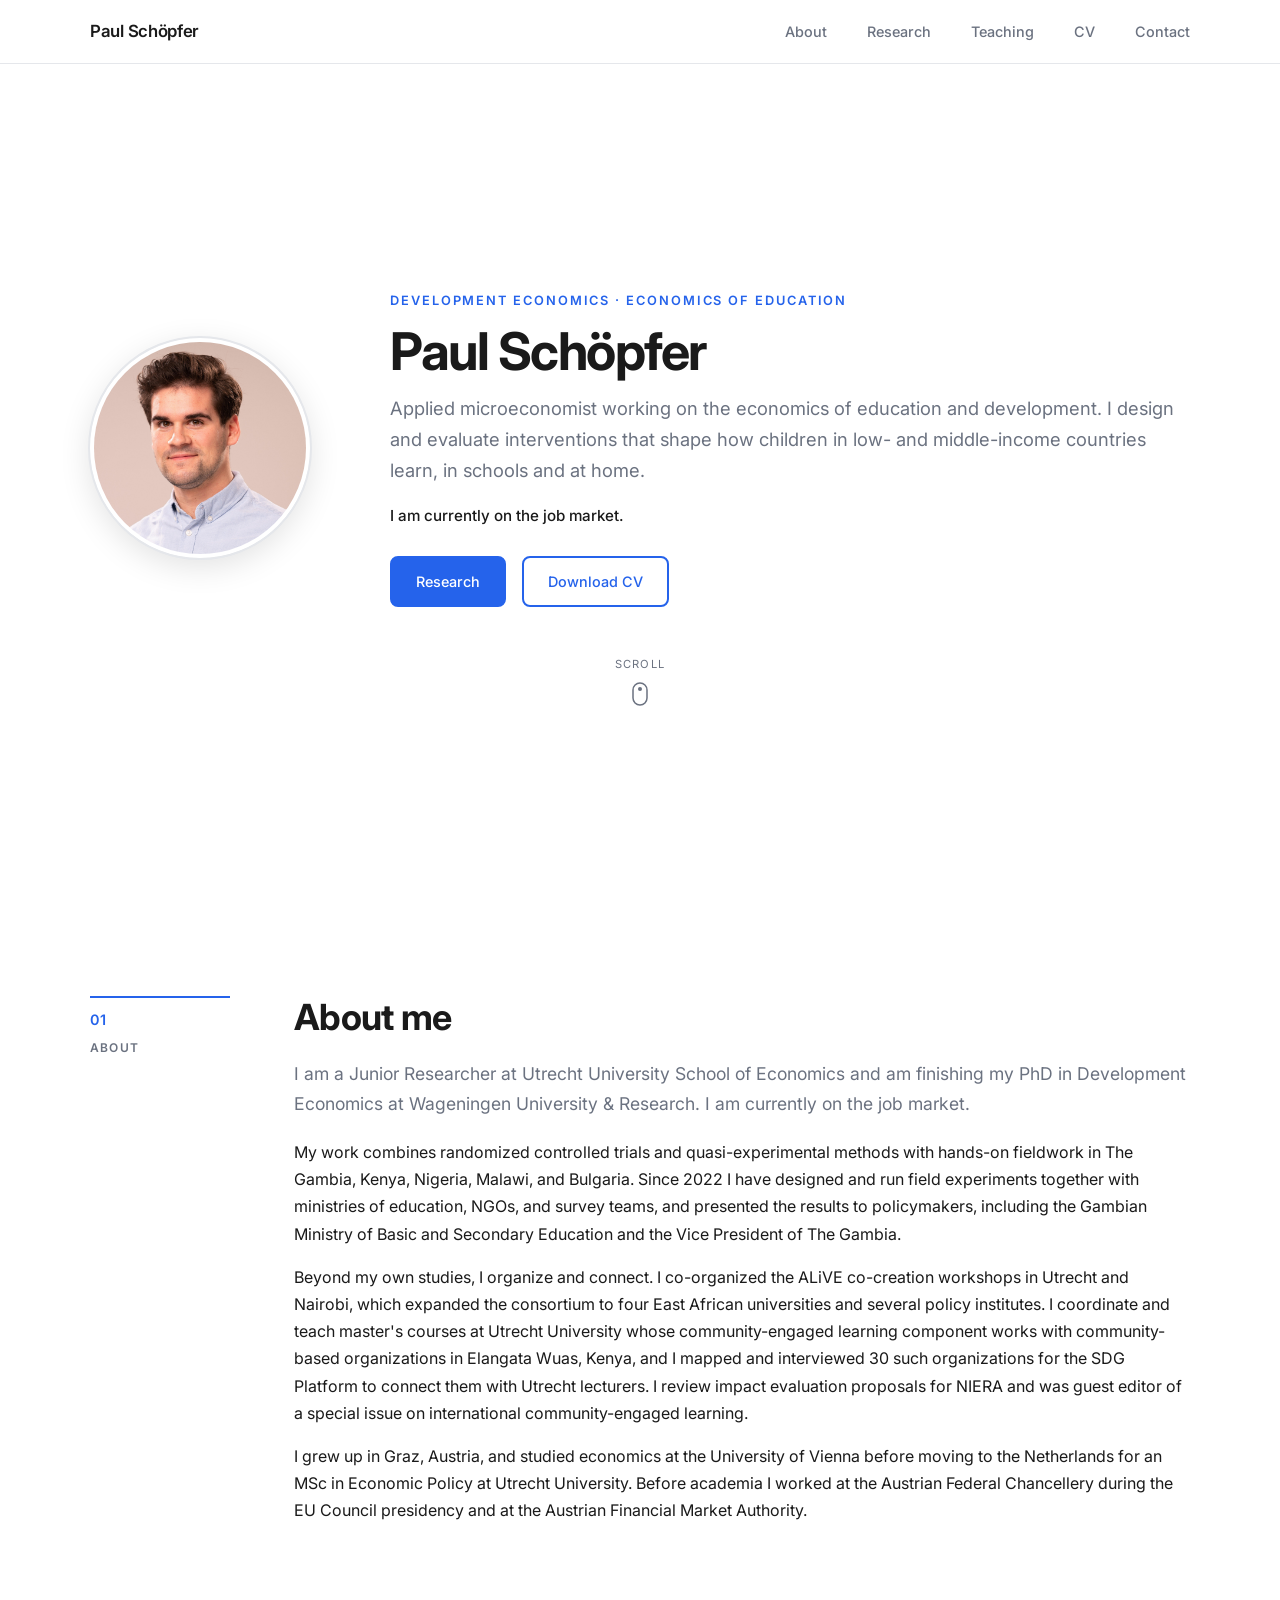
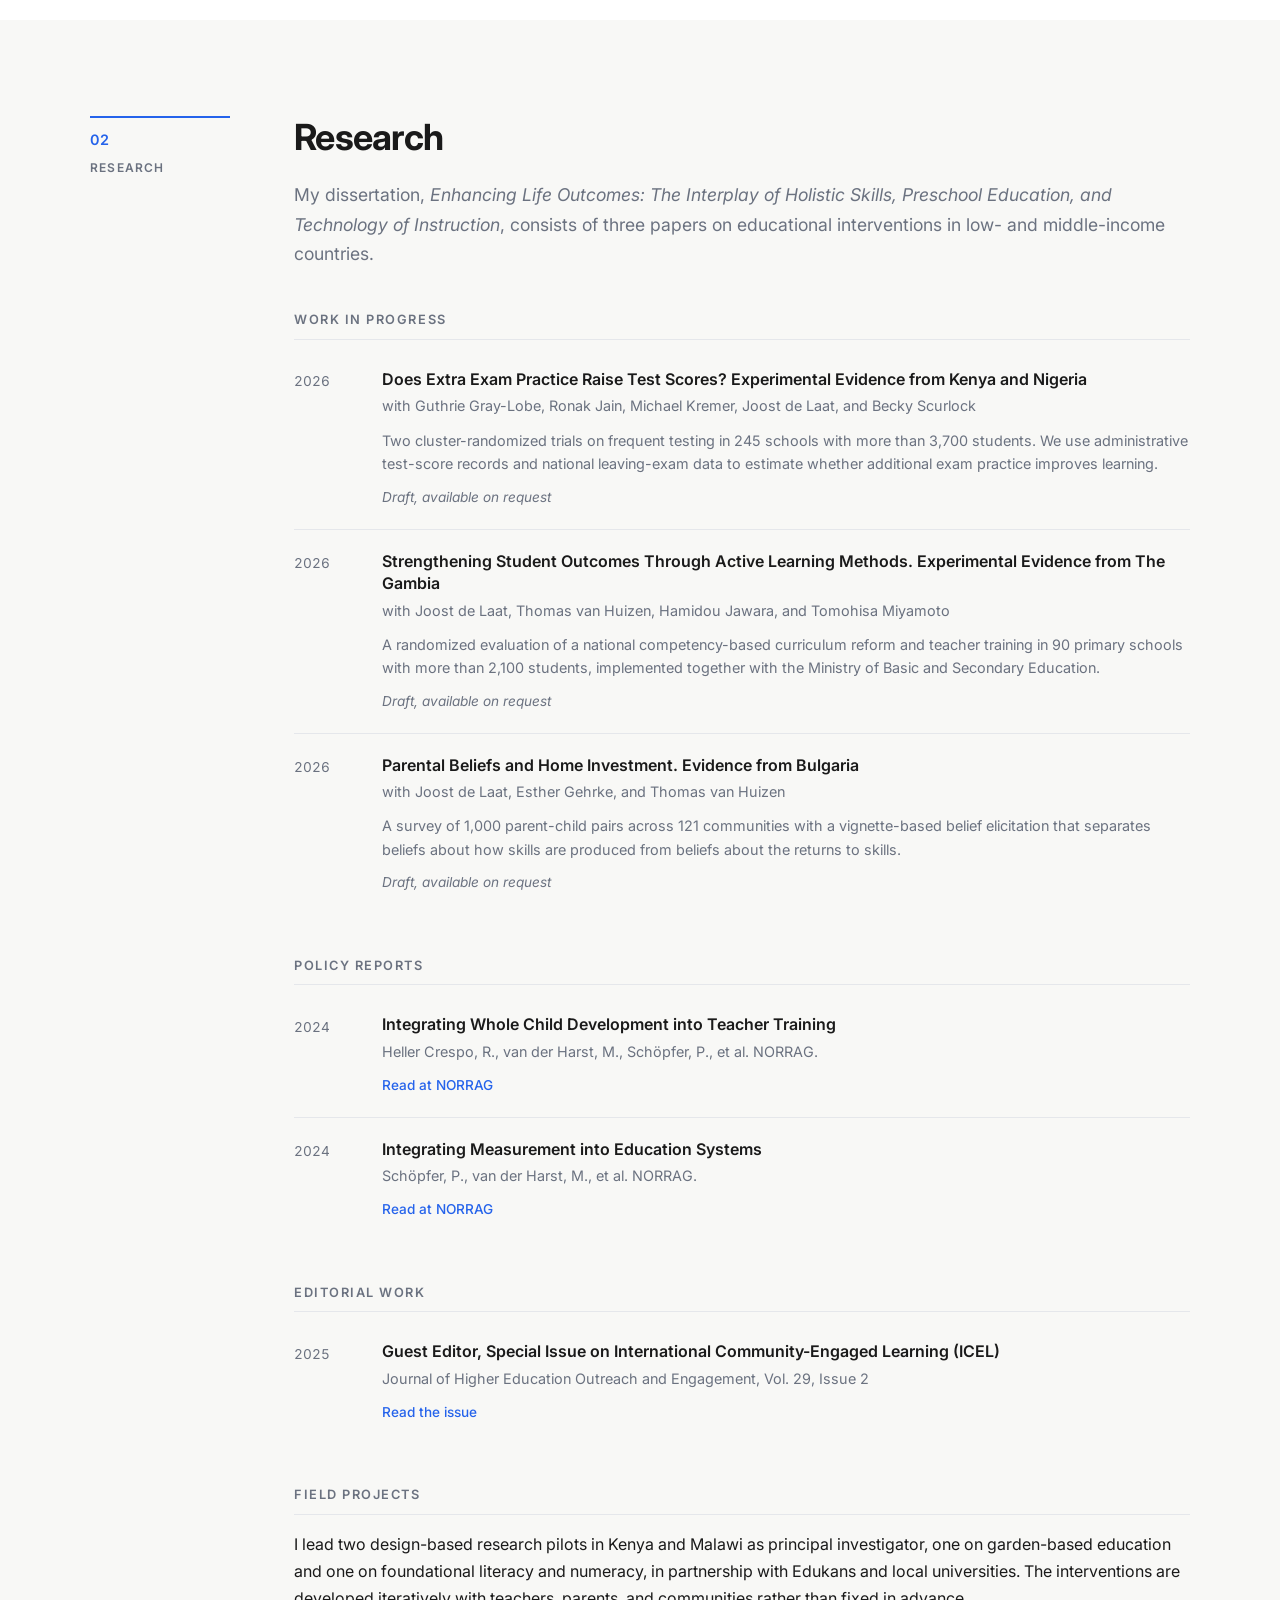
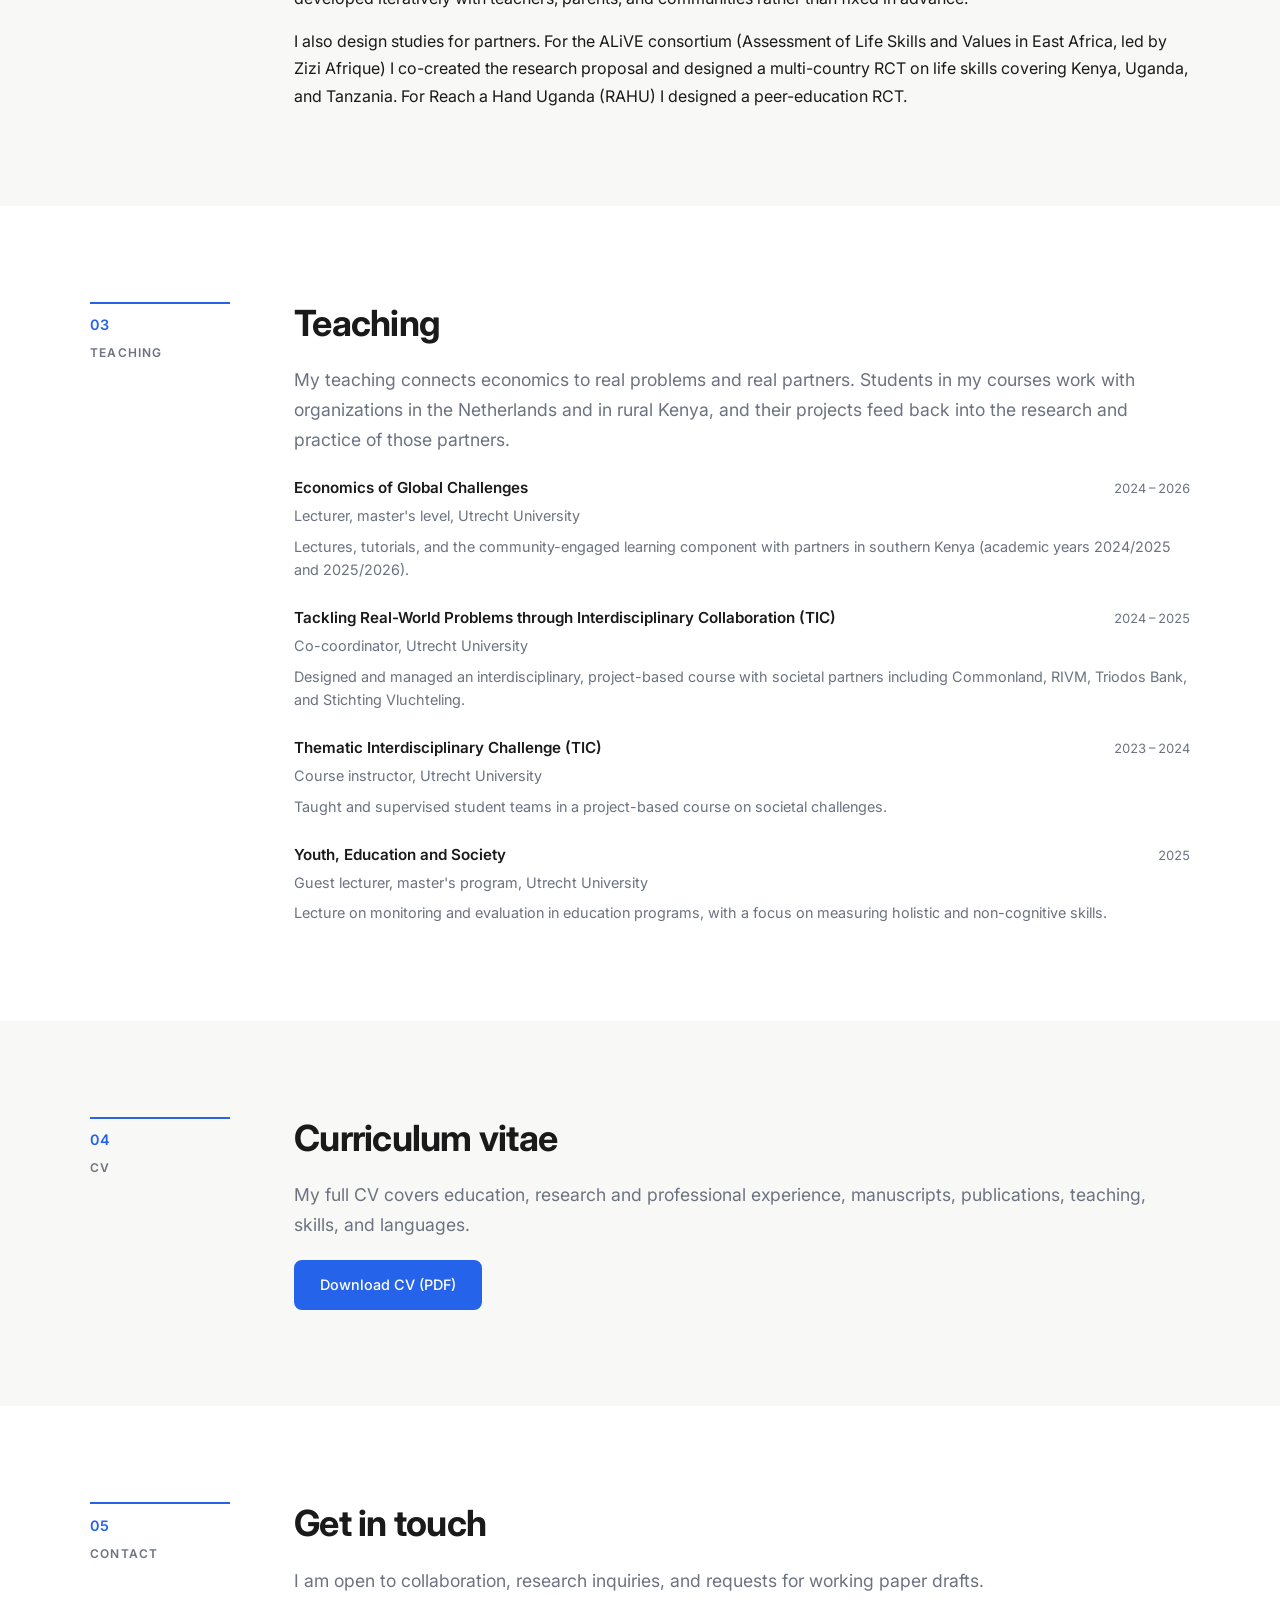
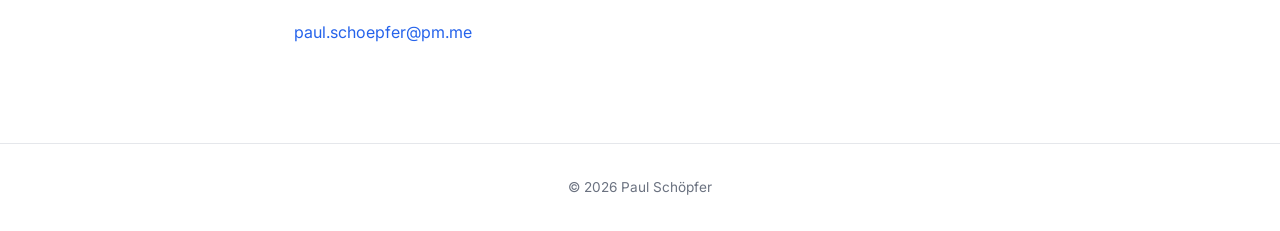
<file: index.html>
<!DOCTYPE html>
<html lang="en">
<head>
  <meta charset="UTF-8" />
  <meta name="viewport" content="width=device-width, initial-scale=1.0" />
  <meta name="description" content="Paul Schöpfer – Development economist working on the economics of education. PhD candidate at Wageningen University and Junior Researcher at Utrecht University." />
  <title>Paul Schöpfer | Development Economist</title>
  <meta name="author" content="Paul Schöpfer" />
  <meta name="keywords" content="Paul Schöpfer, development economics, economics of education, RCT, Utrecht University, Wageningen University, The Gambia, Kenya, Nigeria, Bulgaria" />
  <link rel="canonical" href="https://paulagschoepfer.github.io/" />
  <meta property="og:type" content="profile" />
  <meta property="og:title" content="Paul Schöpfer | Development Economist" />
  <meta property="og:description" content="Applied microeconomist working on the economics of education and development. PhD candidate at Wageningen University, Junior Researcher at Utrecht University." />
  <meta property="og:url" content="https://paulagschoepfer.github.io/" />
  <meta property="og:image" content="https://paulagschoepfer.github.io/assets/profile.jpg" />
  <meta name="twitter:card" content="summary" />
  <script type="application/ld+json">
  {
    "@context": "https://schema.org",
    "@type": "Person",
    "name": "Paul Schöpfer",
    "givenName": "Paul",
    "familyName": "Schöpfer",
    "url": "https://paulagschoepfer.github.io/",
    "image": "https://paulagschoepfer.github.io/assets/profile.jpg",
    "email": "mailto:paul.schoepfer@pm.me",
    "jobTitle": "Junior Researcher and PhD Candidate in Development Economics",
    "affiliation": [
      { "@type": "Organization", "name": "Utrecht University School of Economics" },
      { "@type": "Organization", "name": "Wageningen University & Research" }
    ],
    "alumniOf": [
      { "@type": "Organization", "name": "Utrecht University" },
      { "@type": "Organization", "name": "University of Vienna" }
    ],
    "knowsAbout": ["Development economics", "Economics of education", "Randomized controlled trials", "Impact evaluation"],
    "sameAs": ["https://github.com/PaulAGSchoepfer"]
  }
  </script>
  <link rel="preconnect" href="https://fonts.googleapis.com" />
  <link rel="preconnect" href="https://fonts.gstatic.com" crossorigin />
  <link href="https://fonts.googleapis.com/css2?family=Inter:wght@300;400;500;600;700&display=swap" rel="stylesheet" />
  <link rel="stylesheet" href="css/style.css" />
</head>
<body>

  <!-- ===== NAVIGATION ===== -->
  <header class="site-header" id="site-header">
    <nav class="nav container">
      <a href="#home" class="nav-logo">Paul Schöpfer</a>
      <button class="nav-toggle" id="nav-toggle" aria-label="Toggle navigation">
        <span></span><span></span><span></span>
      </button>
      <ul class="nav-links" id="nav-links">
        <li><a href="#about">About</a></li>
        <li><a href="#research">Research</a></li>
        <li><a href="#teaching">Teaching</a></li>
        <li><a href="#cv">CV</a></li>
        <li><a href="#contact">Contact</a></li>
      </ul>
    </nav>
  </header>

  <main>

    <!-- ===== HERO ===== -->
    <section class="hero" id="home">
      <div class="container hero-inner">
        <div class="hero-photo-wrap">
          <img
            src="assets/profile.jpg"
            alt="Portrait of Paul Schöpfer"
            class="hero-photo"
            id="hero-photo"
            onerror="this.style.display='none'; document.getElementById('photo-placeholder').style.display='flex';"
          />
          <div class="photo-placeholder" id="photo-placeholder">
            <span>PS</span>
          </div>
        </div>
        <div class="hero-text">
          <p class="hero-eyebrow">Development economics · Economics of education</p>
          <h1 class="hero-name">Paul Schöpfer</h1>
          <p class="hero-tagline">
            Applied microeconomist working on the economics of education and development.
            I design and evaluate interventions that shape how children in low- and middle-income
            countries learn, in schools and at home.
          </p>
          <p class="hero-note">I am currently on the job market.</p>
          <div class="hero-cta">
            <a href="#research" class="btn btn-primary">Research</a>
            <a href="assets/cv.pdf" class="btn btn-secondary" download>Download CV</a>
          </div>
        </div>
      </div>
      <div class="hero-scroll-hint" aria-hidden="true">
        <span>Scroll</span>
        <svg width="16" height="24" viewBox="0 0 16 24" fill="none">
          <rect x="1" y="1" width="14" height="22" rx="7" stroke="currentColor" stroke-width="1.5"/>
          <circle cx="8" cy="7" r="2" fill="currentColor" class="scroll-dot"/>
        </svg>
      </div>
    </section>

    <!-- ===== ABOUT ===== -->
    <section class="section" id="about">
      <div class="container section-grid">
        <div class="section-label">
          <span>01</span>
          <span>About</span>
        </div>
        <div class="section-content">
          <h2 class="section-title">About me</h2>
          <p class="lead">
            I am a Junior Researcher at Utrecht University School of Economics and am finishing my
            PhD in Development Economics at Wageningen University &amp; Research. I am currently
            on the job market.
          </p>
          <p>
            My work combines randomized controlled trials and quasi-experimental methods with
            hands-on fieldwork in The Gambia, Kenya, Nigeria, Malawi, and Bulgaria. Since 2022
            I have designed and run field experiments together with ministries of education,
            NGOs, and survey teams, and presented the results to policymakers, including the
            Gambian Ministry of Basic and Secondary Education and the Vice President of The Gambia.
          </p>
          <p>
            Beyond my own studies, I organize and connect. I co-organized the ALiVE co-creation
            workshops in Utrecht and Nairobi, which expanded the consortium to four East African
            universities and several policy institutes. I coordinate and teach master's courses at
            Utrecht University whose community-engaged learning component works with community-based
            organizations in Elangata Wuas, Kenya, and I mapped and interviewed 30 such organizations
            for the SDG Platform to connect them with Utrecht lecturers. I review impact evaluation
            proposals for NIERA and was guest editor of a special issue on international
            community-engaged learning.
          </p>
          <p>
            I grew up in Graz, Austria, and studied economics at the University of Vienna before
            moving to the Netherlands for an MSc in Economic Policy at Utrecht University. Before
            academia I worked at the Austrian Federal Chancellery during the EU Council presidency
            and at the Austrian Financial Market Authority.
          </p>
        </div>
      </div>
    </section>

    <!-- ===== RESEARCH ===== -->
    <section class="section section-alt" id="research">
      <div class="container section-grid">
        <div class="section-label">
          <span>02</span>
          <span>Research</span>
        </div>
        <div class="section-content">
          <h2 class="section-title">Research</h2>
          <p class="lead">
            My dissertation, <em>Enhancing Life Outcomes: The Interplay of Holistic Skills,
            Preschool Education, and Technology of Instruction</em>, consists of three papers on
            educational interventions in low- and middle-income countries.
          </p>

          <div class="pub-block">
            <h3 class="pub-block-title">Work in progress</h3>
            <ol class="pub-list">
              <li class="pub-item">
                <div class="pub-year">2026</div>
                <div class="pub-body">
                  <div class="pub-title">Does Extra Exam Practice Raise Test Scores? Experimental Evidence from Kenya and Nigeria</div>
                  <div class="pub-authors">with Guthrie Gray-Lobe, Ronak Jain, Michael Kremer, Joost de Laat, and Becky Scurlock</div>
                  <p class="pub-desc">
                    Two cluster-randomized trials on frequent testing in 245 schools with more than
                    3,700 students. We use administrative test-score records and national
                    leaving-exam data to estimate whether additional exam practice improves learning.
                  </p>
                  <div class="pub-links"><span class="pub-status">Draft, available on request</span></div>
                </div>
              </li>
              <li class="pub-item">
                <div class="pub-year">2026</div>
                <div class="pub-body">
                  <div class="pub-title">Strengthening Student Outcomes Through Active Learning Methods. Experimental Evidence from The Gambia</div>
                  <div class="pub-authors">with Joost de Laat, Thomas van Huizen, Hamidou Jawara, and Tomohisa Miyamoto</div>
                  <p class="pub-desc">
                    A randomized evaluation of a national competency-based curriculum reform and
                    teacher training in 90 primary schools with more than 2,100 students,
                    implemented together with the Ministry of Basic and Secondary Education.
                  </p>
                  <div class="pub-links"><span class="pub-status">Draft, available on request</span></div>
                </div>
              </li>
              <li class="pub-item">
                <div class="pub-year">2026</div>
                <div class="pub-body">
                  <div class="pub-title">Parental Beliefs and Home Investment. Evidence from Bulgaria</div>
                  <div class="pub-authors">with Joost de Laat, Esther Gehrke, and Thomas van Huizen</div>
                  <p class="pub-desc">
                    A survey of 1,000 parent-child pairs across 121 communities with a
                    vignette-based belief elicitation that separates beliefs about how skills are
                    produced from beliefs about the returns to skills.
                  </p>
                  <div class="pub-links"><span class="pub-status">Draft, available on request</span></div>
                </div>
              </li>
            </ol>
          </div>

          <div class="pub-block">
            <h3 class="pub-block-title">Policy reports</h3>
            <ol class="pub-list">
              <li class="pub-item">
                <div class="pub-year">2024</div>
                <div class="pub-body">
                  <div class="pub-title">Integrating Whole Child Development into Teacher Training</div>
                  <div class="pub-authors">Heller Crespo, R., van der Harst, M., Schöpfer, P., et al. NORRAG.</div>
                  <div class="pub-links"><a href="https://resources.norrag.org/resource/view/832/461" target="_blank" rel="noopener">Read at NORRAG</a></div>
                </div>
              </li>
              <li class="pub-item">
                <div class="pub-year">2024</div>
                <div class="pub-body">
                  <div class="pub-title">Integrating Measurement into Education Systems</div>
                  <div class="pub-authors">Schöpfer, P., van der Harst, M., et al. NORRAG.</div>
                  <div class="pub-links"><a href="https://resources.norrag.org/resource/view/832/461" target="_blank" rel="noopener">Read at NORRAG</a></div>
                </div>
              </li>
            </ol>
          </div>

          <div class="pub-block">
            <h3 class="pub-block-title">Editorial work</h3>
            <ol class="pub-list">
              <li class="pub-item">
                <div class="pub-year">2025</div>
                <div class="pub-body">
                  <div class="pub-title">Guest Editor, Special Issue on International Community-Engaged Learning (ICEL)</div>
                  <div class="pub-authors">Journal of Higher Education Outreach and Engagement, Vol. 29, Issue 2</div>
                  <div class="pub-links"><a href="https://openjournals.libs.uga.edu/jheoe/article/view/4371/3541" target="_blank" rel="noopener">Read the issue</a></div>
                </div>
              </li>
            </ol>
          </div>

          <div class="pub-block">
            <h3 class="pub-block-title">Field projects</h3>
            <p>
              I lead two design-based research pilots in Kenya and Malawi as principal investigator,
              one on garden-based education and one on foundational literacy and numeracy, in
              partnership with Edukans and local universities. The interventions are developed
              iteratively with teachers, parents, and communities rather than fixed in advance.
            </p>
            <p>
              I also design studies for partners. For the ALiVE consortium (Assessment of Life
              Skills and Values in East Africa, led by Zizi Afrique) I co-created the research
              proposal and designed a multi-country RCT on life skills covering Kenya, Uganda, and
              Tanzania. For Reach a Hand Uganda (RAHU) I designed a peer-education RCT.
            </p>
          </div>
        </div>
      </div>
    </section>

    <!-- ===== TEACHING ===== -->
    <section class="section" id="teaching">
      <div class="container section-grid">
        <div class="section-label">
          <span>03</span>
          <span>Teaching</span>
        </div>
        <div class="section-content">
          <h2 class="section-title">Teaching</h2>
          <p class="lead">
            My teaching connects economics to real problems and real partners. Students in my
            courses work with organizations in the Netherlands and in rural Kenya, and their
            projects feed back into the research and practice of those partners.
          </p>
          <ul class="cv-list">
            <li class="cv-item">
              <div class="cv-item-meta">
                <strong>Economics of Global Challenges</strong>
                <span class="cv-year">2024 – 2026</span>
              </div>
              <div class="cv-item-detail">Lecturer, master's level, Utrecht University</div>
              <p class="cv-item-desc">
                Lectures, tutorials, and the community-engaged learning component with partners
                in southern Kenya (academic years 2024/2025 and 2025/2026).
              </p>
            </li>
            <li class="cv-item">
              <div class="cv-item-meta">
                <strong>Tackling Real-World Problems through Interdisciplinary Collaboration (TIC)</strong>
                <span class="cv-year">2024 – 2025</span>
              </div>
              <div class="cv-item-detail">Co-coordinator, Utrecht University</div>
              <p class="cv-item-desc">
                Designed and managed an interdisciplinary, project-based course with societal
                partners including Commonland, RIVM, Triodos Bank, and Stichting Vluchteling.
              </p>
            </li>
            <li class="cv-item">
              <div class="cv-item-meta">
                <strong>Thematic Interdisciplinary Challenge (TIC)</strong>
                <span class="cv-year">2023 – 2024</span>
              </div>
              <div class="cv-item-detail">Course instructor, Utrecht University</div>
              <p class="cv-item-desc">
                Taught and supervised student teams in a project-based course on societal challenges.
              </p>
            </li>
            <li class="cv-item">
              <div class="cv-item-meta">
                <strong>Youth, Education and Society</strong>
                <span class="cv-year">2025</span>
              </div>
              <div class="cv-item-detail">Guest lecturer, master's program, Utrecht University</div>
              <p class="cv-item-desc">
                Lecture on monitoring and evaluation in education programs, with a focus on
                measuring holistic and non-cognitive skills.
              </p>
            </li>
          </ul>
        </div>
      </div>
    </section>

    <!-- ===== CV ===== -->
    <section class="section section-alt" id="cv">
      <div class="container section-grid">
        <div class="section-label">
          <span>04</span>
          <span>CV</span>
        </div>
        <div class="section-content">
          <h2 class="section-title">Curriculum vitae</h2>
          <p class="lead">
            My full CV covers education, research and professional experience, manuscripts,
            publications, teaching, skills, and languages.
          </p>
          <a href="assets/cv.pdf" class="btn btn-primary" download>Download CV (PDF)</a>
        </div>
      </div>
    </section>

    <!-- ===== CONTACT ===== -->
    <section class="section" id="contact">
      <div class="container section-grid">
        <div class="section-label">
          <span>05</span>
          <span>Contact</span>
        </div>
        <div class="section-content">
          <h2 class="section-title">Get in touch</h2>
          <p class="lead">
            I am open to collaboration, research inquiries, and requests for working paper drafts.
          </p>
          <div class="contact-plain">
            <p><a href="mailto:paul.schoepfer@pm.me">paul.schoepfer@pm.me</a></p>
          </div>
        </div>
      </div>
    </section>

  </main>

  <!-- ===== FOOTER ===== -->
  <footer class="site-footer">
    <div class="container footer-inner">
      <p>&copy; <span id="year"></span> Paul Schöpfer</p>
    </div>
  </footer>

  <script src="js/main.js"></script>
</body>
</html>
</file>
<file: css/style.css>
/* ============================================================
   Paul Schöpfer – Website Stylesheet
   Minimal & Clean design
   ============================================================ */

/* ---- Custom Properties ---- */
:root {
  --color-bg:         #ffffff;
  --color-bg-alt:     #f8f8f6;
  --color-text:       #1a1a1a;
  --color-text-muted: #6b7280;
  --color-accent:     #2563eb;
  --color-accent-hover: #1d4ed8;
  --color-border:     #e5e7eb;
  --color-tag-bg:     #eff6ff;
  --color-tag-text:   #1d4ed8;

  --font-sans:  'Inter', system-ui, -apple-system, sans-serif;

  --radius-sm:  4px;
  --radius-md:  8px;
  --radius-lg:  16px;
  --radius-full: 9999px;

  --shadow-sm:  0 1px 3px rgba(0,0,0,.08);
  --shadow-md:  0 4px 16px rgba(0,0,0,.10);
  --shadow-lg:  0 8px 32px rgba(0,0,0,.12);

  --transition: 0.2s ease;

  --nav-height: 64px;
}

/* ---- Reset & Base ---- */
*, *::before, *::after { box-sizing: border-box; margin: 0; padding: 0; }

html {
  scroll-behavior: smooth;
  scroll-padding-top: calc(var(--nav-height) + 16px);
  font-size: 16px;
}

body {
  font-family: var(--font-sans);
  background-color: var(--color-bg);
  color: var(--color-text);
  line-height: 1.7;
  -webkit-font-smoothing: antialiased;
}

img { max-width: 100%; display: block; }

a { color: var(--color-accent); text-decoration: none; }
a:hover { text-decoration: underline; }

ul { list-style: none; }

/* ---- Layout ---- */
.container {
  width: min(1100px, 100% - 3rem);
  margin-inline: auto;
}

/* ============================================================
   NAVIGATION
   ============================================================ */
.site-header {
  position: sticky;
  top: 0;
  z-index: 100;
  height: var(--nav-height);
  background: rgba(255,255,255,0.92);
  backdrop-filter: blur(12px);
  -webkit-backdrop-filter: blur(12px);
  border-bottom: 1px solid var(--color-border);
  transition: box-shadow var(--transition);
}

.site-header.scrolled {
  box-shadow: var(--shadow-sm);
}

.nav {
  display: flex;
  align-items: center;
  justify-content: space-between;
  height: 100%;
}

.nav-logo {
  font-size: 1.05rem;
  font-weight: 600;
  color: var(--color-text);
  letter-spacing: -0.3px;
  text-decoration: none;
}

.nav-links {
  display: flex;
  gap: 2.5rem;
}

.nav-links a {
  font-size: 0.9rem;
  font-weight: 500;
  color: var(--color-text-muted);
  text-decoration: none;
  transition: color var(--transition);
  position: relative;
}

.nav-links a::after {
  content: '';
  position: absolute;
  left: 0; bottom: -3px;
  width: 0; height: 2px;
  background: var(--color-accent);
  border-radius: var(--radius-full);
  transition: width var(--transition);
}

.nav-links a:hover,
.nav-links a.active {
  color: var(--color-text);
  text-decoration: none;
}

.nav-links a:hover::after,
.nav-links a.active::after {
  width: 100%;
}

/* Hamburger */
.nav-toggle {
  display: none;
  flex-direction: column;
  gap: 5px;
  background: none;
  border: none;
  cursor: pointer;
  padding: 6px;
}

.nav-toggle span {
  display: block;
  width: 22px;
  height: 2px;
  background: var(--color-text);
  border-radius: var(--radius-full);
  transition: transform var(--transition), opacity var(--transition);
}

.nav-toggle.open span:nth-child(1) { transform: translateY(7px) rotate(45deg); }
.nav-toggle.open span:nth-child(2) { opacity: 0; }
.nav-toggle.open span:nth-child(3) { transform: translateY(-7px) rotate(-45deg); }

/* ============================================================
   HERO
   ============================================================ */
.hero {
  min-height: calc(100vh - var(--nav-height));
  display: flex;
  flex-direction: column;
  align-items: center;
  justify-content: center;
  padding: 5rem 0 3rem;
  position: relative;
}

.hero-inner {
  display: flex;
  align-items: center;
  gap: 5rem;
}

/* Photo */
.hero-photo-wrap {
  flex-shrink: 0;
  position: relative;
}

.hero-photo {
  width: 220px;
  height: 220px;
  object-fit: cover;
  border-radius: var(--radius-full);
  box-shadow: var(--shadow-lg);
  border: 4px solid var(--color-bg);
  outline: 2px solid var(--color-border);
}

.photo-placeholder {
  display: none;
  width: 220px;
  height: 220px;
  border-radius: var(--radius-full);
  background: linear-gradient(135deg, #dbeafe 0%, #eff6ff 100%);
  border: 4px solid var(--color-bg);
  outline: 2px solid var(--color-border);
  box-shadow: var(--shadow-lg);
  align-items: center;
  justify-content: center;
  font-size: 3rem;
  font-weight: 700;
  color: var(--color-accent);
  letter-spacing: -1px;
  user-select: none;
}

/* Text */
.hero-eyebrow {
  font-size: 0.8rem;
  font-weight: 600;
  letter-spacing: 0.15em;
  text-transform: uppercase;
  color: var(--color-accent);
  margin-bottom: 0.75rem;
}

.hero-name {
  font-size: clamp(2rem, 5vw, 3.25rem);
  font-weight: 700;
  letter-spacing: -1.5px;
  line-height: 1.1;
  color: var(--color-text);
  margin-bottom: 0.75rem;
}

.hero-degree {
  color: var(--color-text-muted);
  font-weight: 400;
}

.hero-tagline {
  font-size: 1.15rem;
  color: var(--color-text-muted);
  margin-bottom: 2.25rem;
  font-weight: 400;
}

.hero-note {
  font-size: 0.95rem;
  font-weight: 500;
  color: var(--color-text);
  margin: -1.25rem 0 1.75rem;
}

.hero-cta {
  display: flex;
  gap: 1rem;
  flex-wrap: wrap;
}

/* Scroll hint */
.hero-scroll-hint {
  display: flex;
  flex-direction: column;
  align-items: center;
  gap: 0.5rem;
  font-size: 0.7rem;
  letter-spacing: 0.1em;
  text-transform: uppercase;
  color: var(--color-text-muted);
  margin-top: 3rem;
}

.scroll-dot {
  animation: scrollBounce 1.6s ease-in-out infinite;
}

@keyframes scrollBounce {
  0%, 100% { transform: translateY(0); }
  50%       { transform: translateY(6px); }
}

/* ============================================================
   BUTTONS
   ============================================================ */
.btn {
  display: inline-flex;
  align-items: center;
  gap: 0.5rem;
  padding: 0.7rem 1.5rem;
  border-radius: var(--radius-md);
  font-family: var(--font-sans);
  font-size: 0.9rem;
  font-weight: 500;
  cursor: pointer;
  transition: all var(--transition);
  border: 2px solid transparent;
  text-decoration: none !important;
}

.btn-primary {
  background: var(--color-accent);
  color: #fff;
  border-color: var(--color-accent);
}

.btn-primary:hover {
  background: var(--color-accent-hover);
  border-color: var(--color-accent-hover);
  transform: translateY(-1px);
  box-shadow: 0 4px 12px rgba(37,99,235,0.3);
}

.btn-secondary {
  background: transparent;
  color: var(--color-accent);
  border-color: var(--color-accent);
}

.btn-secondary:hover {
  background: var(--color-accent);
  color: #fff;
  transform: translateY(-1px);
}

/* ============================================================
   SECTIONS (shared layout)
   ============================================================ */
.section {
  padding: 6rem 0;
}

.section-alt {
  background: var(--color-bg-alt);
}

.section-grid {
  display: grid;
  grid-template-columns: 140px 1fr;
  gap: 0 4rem;
  align-items: start;
}

.section-label {
  display: flex;
  flex-direction: column;
  gap: 0.35rem;
  padding-top: 0.5rem;
  font-size: 0.75rem;
  font-weight: 600;
  letter-spacing: 0.1em;
  text-transform: uppercase;
  color: var(--color-text-muted);
  border-top: 2px solid var(--color-accent);
  padding-top: 0.6rem;
}

.section-label span:first-child {
  color: var(--color-accent);
  font-size: 0.9rem;
}

.section-title {
  font-size: clamp(1.6rem, 3vw, 2.25rem);
  font-weight: 700;
  letter-spacing: -0.75px;
  margin-bottom: 1.25rem;
  line-height: 1.2;
}

.lead {
  font-size: 1.1rem;
  color: var(--color-text-muted);
  line-height: 1.7;
  margin-bottom: 1.25rem;
}

p + p { margin-top: 1rem; }

/* ============================================================
   CV SECTION
   ============================================================ */
.cv-block {
  margin-bottom: 2.5rem;
}

.cv-block-title {
  font-size: 0.8rem;
  font-weight: 600;
  letter-spacing: 0.12em;
  text-transform: uppercase;
  color: var(--color-text-muted);
  margin-bottom: 1rem;
  padding-bottom: 0.5rem;
  border-bottom: 1px solid var(--color-border);
}

.cv-list {
  display: flex;
  flex-direction: column;
  gap: 1.5rem;
}

.cv-item {}

.cv-item-meta {
  display: flex;
  justify-content: space-between;
  align-items: baseline;
  gap: 1rem;
  flex-wrap: wrap;
}

.cv-item-meta strong {
  font-weight: 600;
  font-size: 0.95rem;
}

.cv-year {
  font-size: 0.8rem;
  color: var(--color-text-muted);
  white-space: nowrap;
  font-variant-numeric: tabular-nums;
}

.cv-item-detail {
  font-size: 0.9rem;
  color: var(--color-text-muted);
  margin-top: 0.2rem;
}

.cv-item-desc {
  font-size: 0.9rem;
  color: var(--color-text-muted);
  margin-top: 0.4rem;
  line-height: 1.6;
}

/* ============================================================
   RESEARCH / PUBLICATIONS
   ============================================================ */
.pub-block {
  margin-top: 2.5rem;
}

.pub-block-title {
  font-size: 0.8rem;
  font-weight: 600;
  letter-spacing: 0.12em;
  text-transform: uppercase;
  color: var(--color-text-muted);
  margin-bottom: 0.5rem;
  padding-bottom: 0.5rem;
  border-bottom: 1px solid var(--color-border);
}

.pub-list {
  list-style: none;
}

.pub-item {
  display: grid;
  grid-template-columns: 64px 1fr;
  gap: 1.5rem;
  padding: 1.25rem 0;
  border-bottom: 1px solid var(--color-border);
}

.pub-item:last-child { border-bottom: none; }

.pub-year {
  font-size: 0.85rem;
  color: var(--color-text-muted);
  font-variant-numeric: tabular-nums;
  padding-top: 0.15rem;
}

.pub-title {
  font-size: 1rem;
  font-weight: 600;
  line-height: 1.4;
}

.pub-authors {
  font-size: 0.9rem;
  color: var(--color-text-muted);
  margin-top: 0.25rem;
}

.pub-desc {
  font-size: 0.9rem;
  color: var(--color-text-muted);
  line-height: 1.65;
  margin-top: 0.6rem;
}

.pub-links {
  margin-top: 0.6rem;
  font-size: 0.85rem;
}

.pub-links a {
  font-weight: 500;
}

.pub-block > p { margin-top: 1rem; }

.pub-status {
  color: var(--color-text-muted);
  font-style: italic;
}

/* Skills as a definition list */
.skills-list {
  display: grid;
  grid-template-columns: 120px 1fr;
  gap: 0.6rem 1.5rem;
  font-size: 0.9rem;
}

.skills-list dt {
  color: var(--color-text-muted);
  font-weight: 500;
}

.skills-list dd {
  color: var(--color-text);
  line-height: 1.6;
}

/* Plain contact block */
.contact-plain {
  margin-top: 1.5rem;
  font-size: 1rem;
  line-height: 1.7;
}

.contact-plain p + p { margin-top: 0.75rem; }

/* ============================================================
   CONTACT
   ============================================================ */
.contact-links {
  display: flex;
  flex-direction: column;
  gap: 1rem;
  margin-top: 2rem;
}

.contact-item {
  display: inline-flex;
  align-items: center;
  gap: 0.85rem;
  font-size: 1rem;
  color: var(--color-text);
  text-decoration: none;
  padding: 0.75rem 1.25rem;
  border: 1px solid var(--color-border);
  border-radius: var(--radius-md);
  max-width: 400px;
  transition: all var(--transition);
  font-weight: 500;
}

.contact-item:hover {
  border-color: var(--color-accent);
  color: var(--color-accent);
  box-shadow: var(--shadow-sm);
  transform: translateX(4px);
  text-decoration: none;
}

.contact-icon {
  width: 20px;
  height: 20px;
  flex-shrink: 0;
  stroke-width: 1.6;
}

/* ============================================================
   FOOTER
   ============================================================ */
.site-footer {
  padding: 2rem 0;
  border-top: 1px solid var(--color-border);
  background: var(--color-bg);
}

.footer-inner {
  display: flex;
  justify-content: center;
  align-items: center;
}

.site-footer p {
  font-size: 0.85rem;
  color: var(--color-text-muted);
}

/* ============================================================
   FADE-IN ANIMATION (triggered by JS IntersectionObserver)
   ============================================================ */
.fade-in {
  opacity: 0;
  transform: translateY(18px);
  transition: opacity 0.55s ease, transform 0.55s ease;
}

.fade-in.visible {
  opacity: 1;
  transform: translateY(0);
}

/* ============================================================
   RESPONSIVE
   ============================================================ */
@media (max-width: 768px) {

  /* Nav */
  .nav-toggle {
    display: flex;
  }

  .nav-links {
    display: none;
    position: absolute;
    top: var(--nav-height);
    left: 0;
    right: 0;
    flex-direction: column;
    gap: 0;
    background: var(--color-bg);
    border-bottom: 1px solid var(--color-border);
    padding: 0.5rem 0;
    box-shadow: var(--shadow-md);
  }

  .nav-links.open {
    display: flex;
  }

  .nav-links a {
    padding: 0.85rem 1.5rem;
    font-size: 1rem;
  }

  .nav-links a::after {
    display: none;
  }

  /* Hero */
  .hero-inner {
    flex-direction: column;
    gap: 2.5rem;
    text-align: center;
  }

  .hero-note {
  font-size: 0.95rem;
  font-weight: 500;
  color: var(--color-text);
  margin: -1.25rem 0 1.75rem;
}

.hero-cta {
    justify-content: center;
  }

  .hero-photo,
  .photo-placeholder {
    width: 170px;
    height: 170px;
  }

  /* Sections */
  .section { padding: 4rem 0; }

  .section-grid {
    grid-template-columns: 1fr;
    gap: 1.25rem;
  }

  .section-label {
    flex-direction: row;
    gap: 0.75rem;
    border-top: none;
    border-left: 2px solid var(--color-accent);
    padding-top: 0;
    padding-left: 0.75rem;
  }

  .pub-item {
    grid-template-columns: 1fr;
    gap: 0.25rem;
  }

  .skills-list {
    grid-template-columns: 1fr;
    gap: 0.2rem 0;
  }
  .skills-list dd { margin-bottom: 0.6rem; }
}

@media (max-width: 480px) {
  .hero-name {
    font-size: 1.9rem;
  }

  .hero-photo,
  .photo-placeholder {
    width: 140px;
    height: 140px;
  }

  .photo-placeholder {
    font-size: 2.2rem;
  }
}
</file>
